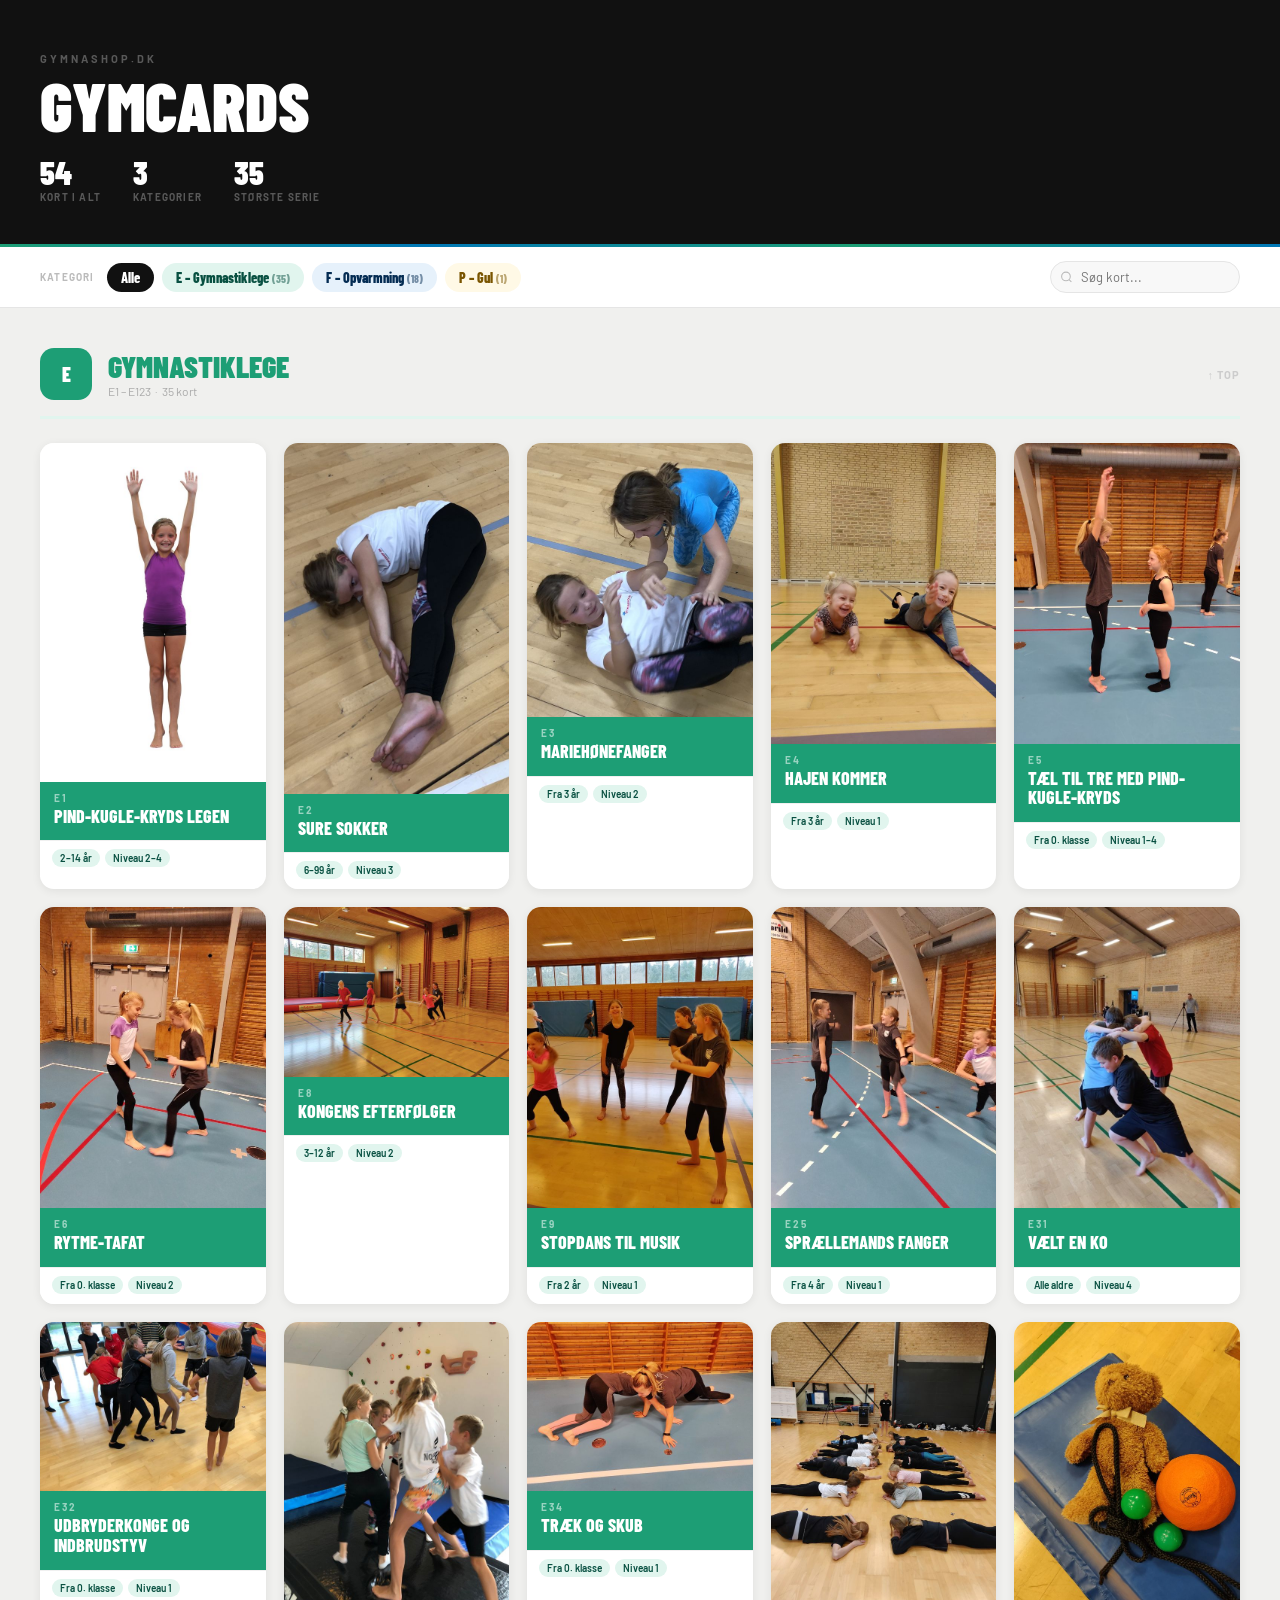
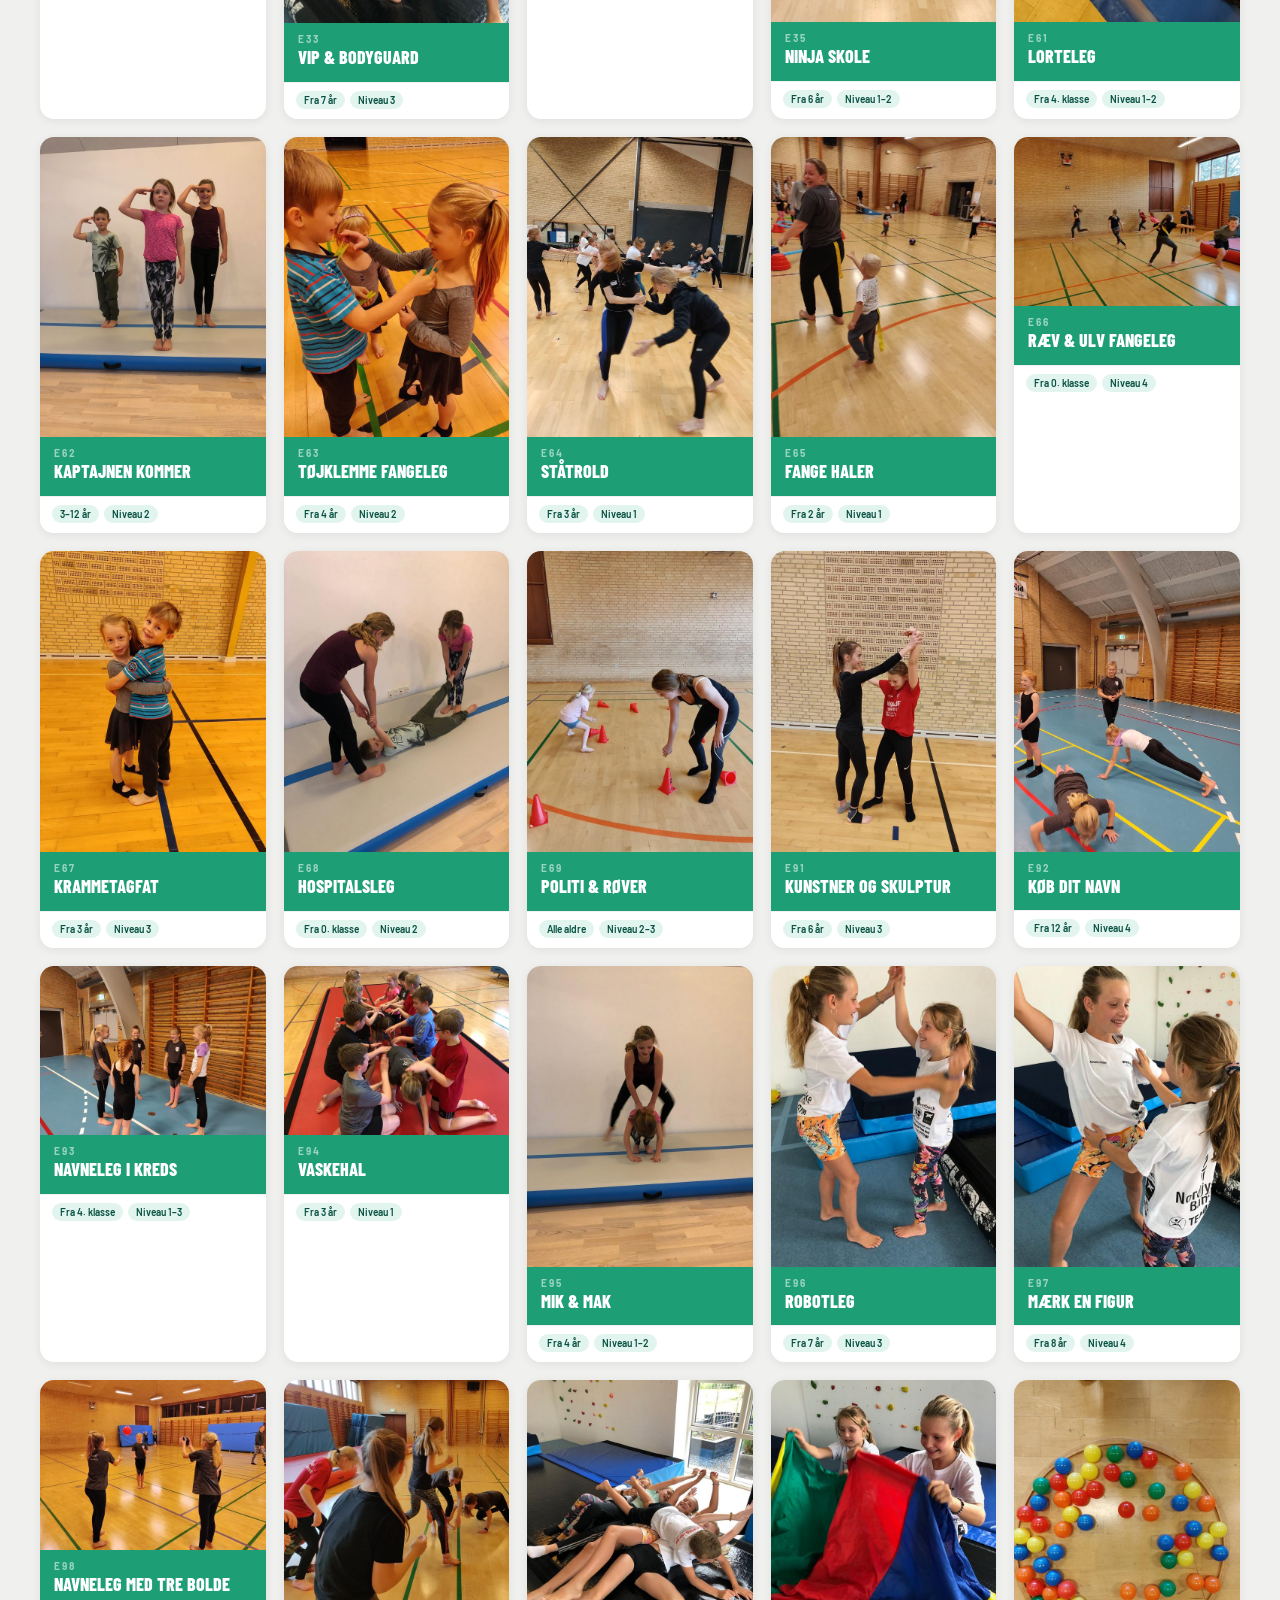
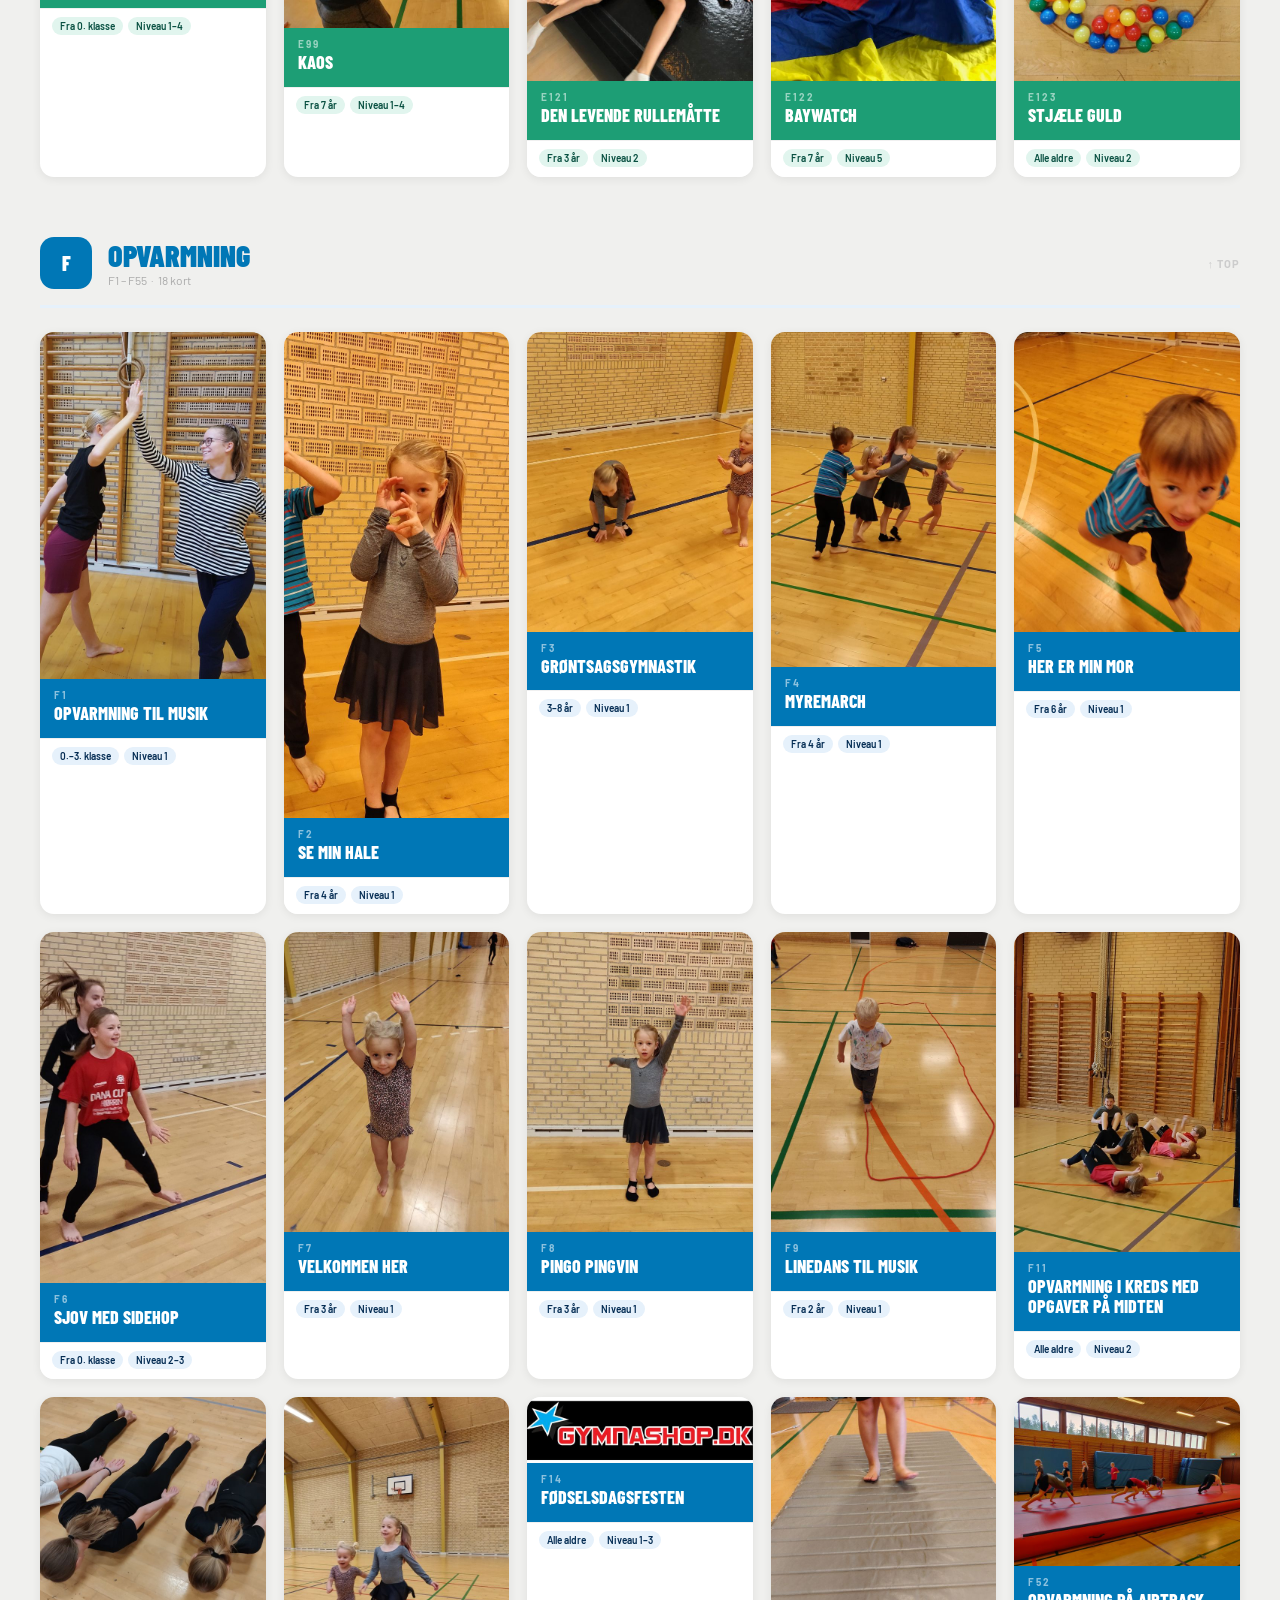
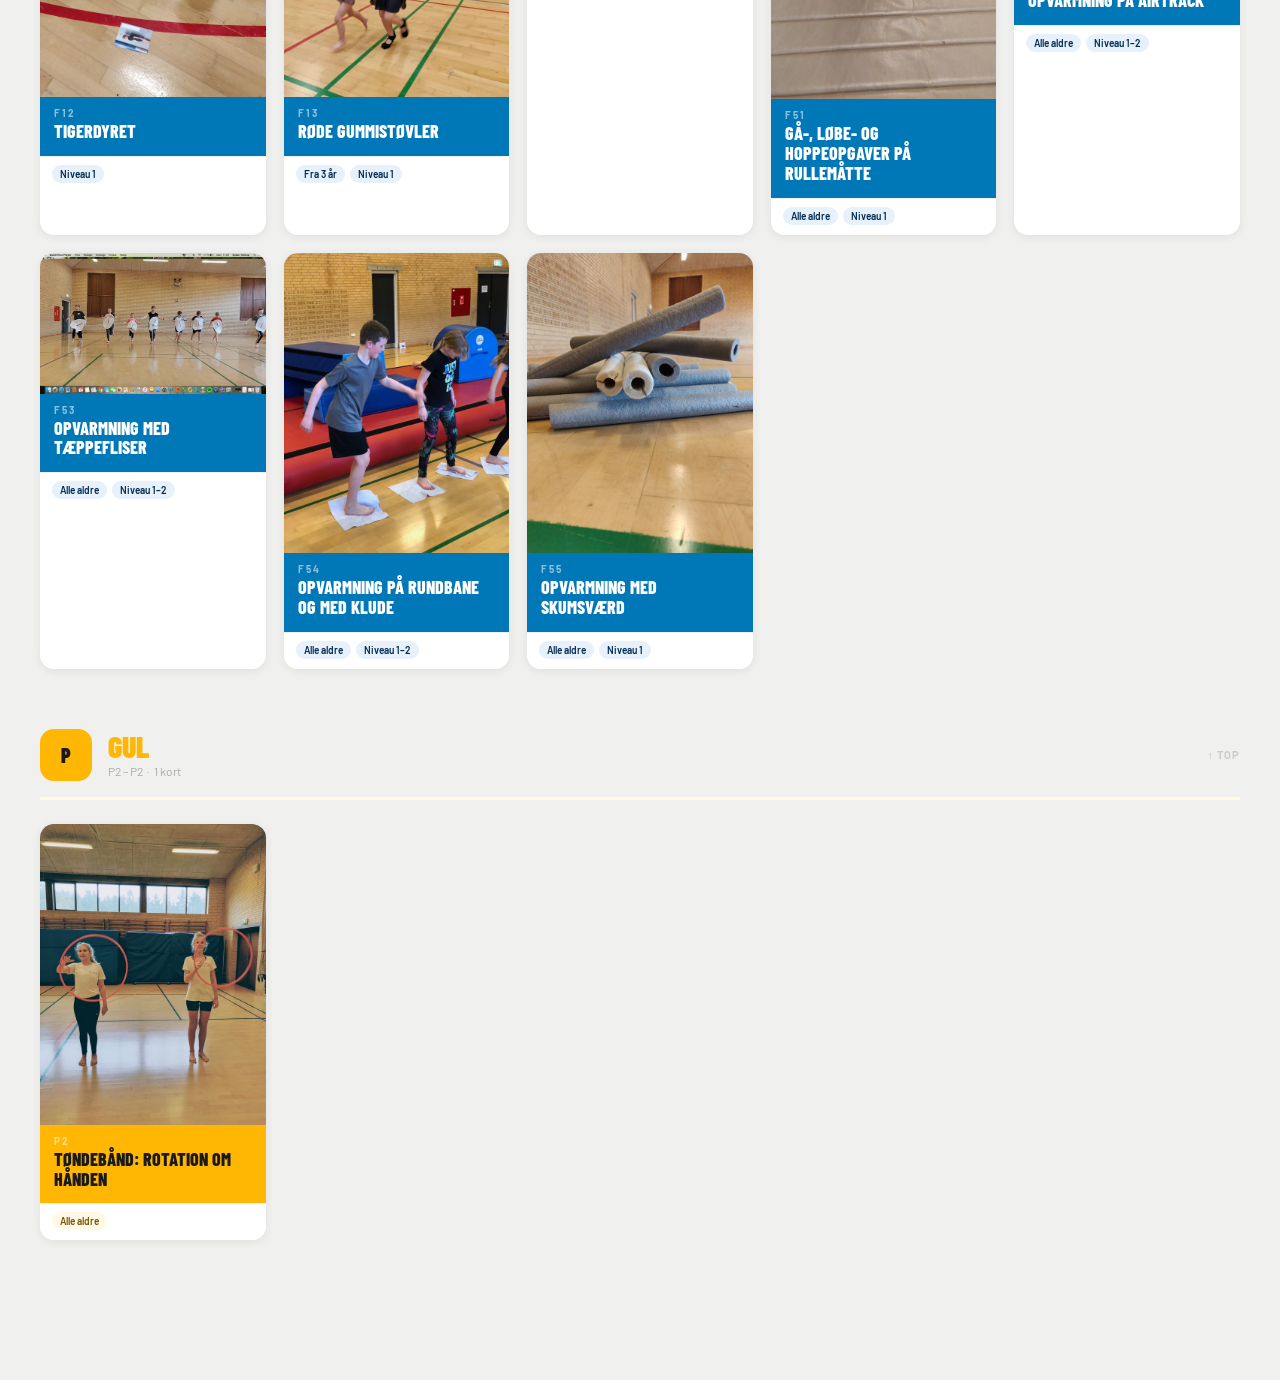
<file: index.html>
<!DOCTYPE html>
<html lang="da">
<head>
  <meta charset="UTF-8" />
  <meta name="viewport" content="width=device-width, initial-scale=1" />
  <title>GymCards – Oversigt</title>
  <meta name="description" content="GymCards – øvelser, lege og opvarmning til gymnastiktræning." />
  <link rel="preconnect" href="https://fonts.googleapis.com">
  <link rel="preconnect" href="https://fonts.gstatic.com" crossorigin>
  <link href="https://fonts.googleapis.com/css2?family=Barlow+Condensed:wght@700;800;900&family=Barlow:wght@400;500;600;700&display=swap" rel="stylesheet">
  <link rel="stylesheet" href="assets/style.css" />
</head>
<body>
  <div class="hero">
    <div class="hero-eyebrow">gymnashop.dk</div>
    <div class="hero-title">GymCards</div>
    <div id="stats" class="hero-stats"></div>
  </div>

  <div id="filter-bar">
    <span class="filter-label">Kategori</span>
    <div id="filter-buttons" style="display:contents"></div>
    <div class="search-wrap">
      <svg viewBox="0 0 24 24"><circle cx="11" cy="11" r="8"/><path d="m21 21-4.35-4.35"/></svg>
      <input type="text" id="search" placeholder="Søg kort..." />
    </div>
  </div>

  <div class="content">
    <div id="sections"></div>
    <div class="empty" id="empty">Ingen kort matcher</div>
  </div>

  <script type="module" src="assets/app.js"></script>
</body>
</html>
</file>
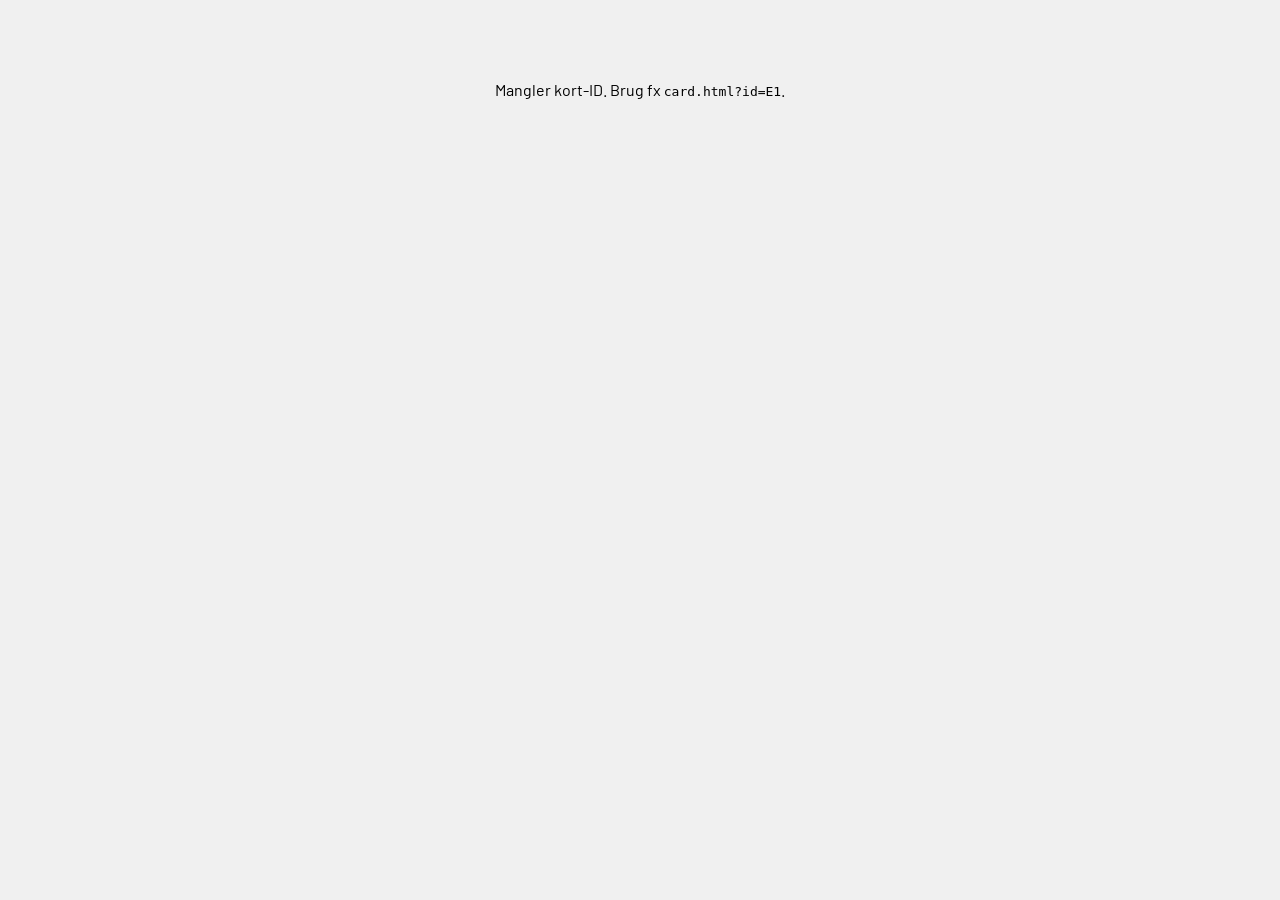
<file: card.html>
<!DOCTYPE html>
<html lang="da">
<head>
  <meta charset="UTF-8" />
  <meta name="viewport" content="width=device-width, initial-scale=1" />
  <title>GymCards – Kort</title>
  <link rel="preconnect" href="https://fonts.googleapis.com">
  <link rel="preconnect" href="https://fonts.gstatic.com" crossorigin>
  <link href="https://fonts.googleapis.com/css2?family=Barlow+Condensed:wght@700;800;900&family=Barlow:wght@400;500;600;700&display=swap" rel="stylesheet">
  <link rel="stylesheet" href="assets/style.css" />
</head>
<body class="detail-page">
  <div id="detail"></div>
  <script type="module" src="assets/card.js"></script>
</body>
</html>
</file>
<file: assets/style.css>
/* ===========================================================
   GymCards — kopieret 1:1 fra prod (gymcards.netlify.app)
   =========================================================== */

* { box-sizing: border-box; margin: 0; padding: 0; }
html { scroll-behavior: smooth; }
body { font-family: 'Barlow', sans-serif; background: #f0f0ee; }

/* ---- Hero ---- */
.hero { background: #111; padding: 52px 40px 44px; position: relative; overflow: hidden; }
.hero::before {
  content: ''; position: absolute; bottom: 0; left: 0; right: 0; height: 3px;
  background: linear-gradient(90deg, #1D9E75, #0077B6, #1D9E75, #0077B6);
}
.hero-eyebrow { font-size: 11px; font-weight: 700; letter-spacing: 3px; text-transform: uppercase; color: rgba(255,255,255,0.3); margin-bottom: 10px; }
.hero-title { font-family: 'Barlow Condensed', sans-serif; font-size: 68px; font-weight: 900; color: #fff; text-transform: uppercase; line-height: 0.9; margin-bottom: 20px; }
.hero-stats { display: flex; gap: 32px; flex-wrap: wrap; }
.stat { display: flex; flex-direction: column; gap: 3px; }
.stat-n { font-family: 'Barlow Condensed', sans-serif; font-size: 32px; font-weight: 900; color: #fff; line-height: 1; }
.stat-l { font-size: 10px; font-weight: 700; color: rgba(255,255,255,0.3); text-transform: uppercase; letter-spacing: 1.2px; }

/* ---- Filter bar ---- */
#filter-bar {
  background: #fff; border-bottom: 1px solid #e5e5e5; padding: 14px 40px;
  display: flex; gap: 8px; align-items: center; flex-wrap: wrap;
  position: sticky; top: 0; z-index: 100;
}
.filter-label { font-size: 10px; font-weight: 700; text-transform: uppercase; letter-spacing: 1.2px; color: #bbb; margin-right: 4px; white-space: nowrap; }
.filter-btn {
  font-family: 'Barlow Condensed', sans-serif; font-size: 14px; font-weight: 800;
  padding: 6px 14px; border-radius: 30px; border: none; cursor: pointer;
  transition: all 0.15s; white-space: nowrap;
}
.filter-btn.all { background: #f0f0ee; color: #555; }
.filter-btn.all.active { background: #111; color: #fff; }

.search-wrap { margin-left: auto; position: relative; }
.search-wrap svg { position: absolute; left: 10px; top: 50%; transform: translateY(-50%); width: 13px; height: 13px; stroke: #bbb; stroke-width: 2; fill: none; }
.search-wrap input {
  font-family: 'Barlow', sans-serif; font-size: 13px;
  padding: 7px 14px 7px 30px; border-radius: 30px;
  border: 1.5px solid #e5e5e5; background: #f8f8f8; outline: none;
  width: 190px; transition: all 0.15s;
}
.search-wrap input:focus { border-color: #bbb; background: #fff; width: 230px; }

/* ---- Content + sections ---- */
.content { max-width: 1280px; margin: 0 auto; padding: 40px 40px 80px; }
.cat-section { margin-bottom: 60px; }
.cat-section.hidden { display: none; }
.cat-header { display: flex; align-items: center; gap: 16px; margin-bottom: 24px; padding-bottom: 16px; }
.cat-badge {
  font-family: 'Barlow Condensed', sans-serif; font-size: 20px; font-weight: 900;
  width: 52px; height: 52px; border-radius: 14px;
  display: flex; align-items: center; justify-content: center;
  color: #fff; flex-shrink: 0;
}
.cat-name { font-family: 'Barlow Condensed', sans-serif; font-size: 30px; font-weight: 900; text-transform: uppercase; line-height: 1; }
.cat-meta { font-size: 12px; color: #aaa; margin-top: 3px; }
.to-top { font-size: 11px; font-weight: 700; color: #ccc; text-decoration: none; letter-spacing: 1px; text-transform: uppercase; }
.to-top:hover { color: #888; }

.cards-grid { display: grid; grid-template-columns: repeat(auto-fill, minmax(210px, 1fr)); gap: 18px; }

.gym-card {
  background: #fff; border-radius: 14px; overflow: hidden;
  box-shadow: 0 2px 10px rgba(0,0,0,0.07);
  transition: transform 0.18s, box-shadow 0.18s;
  text-decoration: none; display: block;
}
.gym-card:hover { transform: translateY(-4px); box-shadow: 0 10px 28px rgba(0,0,0,0.13); }
.gym-card.hidden { display: none; }
.gym-card img { width: 100%; height: auto; display: block; }

.empty { text-align: center; padding: 80px 20px; display: none; color: #999; font-size: 16px; }
.empty.show { display: block; }

@media (max-width: 640px) {
  .hero { padding: 32px 20px; }
  .hero-title { font-size: 44px; }
  #filter-bar { padding: 12px 16px; }
  .content { padding: 28px 16px 60px; }
  .search-wrap { display: none; }
}

/* ===========================================================
   Detail page — body.detail-page scope
   =========================================================== */
body.detail-page {
  background: #f0f0f0;
  min-height: 100vh;
  display: flex; align-items: flex-start; justify-content: center;
  padding: 40px 16px;
}
.detail-page .card {
  background: #fff; border-radius: 20px; overflow: hidden;
  box-shadow: 0 12px 40px rgba(0,0,0,0.13);
  width: 100%; max-width: 480px;
}
.detail-page .photo-wrap { position: relative; width: 100%; }
.detail-page .photo-wrap img { width: 100%; height: auto; display: block; }
.detail-page .card-id-badge {
  position: absolute; bottom: 14px; right: 14px;
  font-family: 'Barlow Condensed', sans-serif; font-size: 22px; font-weight: 900;
  color: #fff; padding: 4px 14px; border-radius: 30px; letter-spacing: 1px;
}
.detail-page .card-header { padding: 18px 24px 14px; position: relative; overflow: hidden; }
.detail-page .card-header::after {
  content: ''; position: absolute; right: -20px; top: -30px;
  width: 120px; height: 120px; border-radius: 50%;
  background: rgba(255,255,255,0.1);
}
.detail-page .card-header-label { font-size: 11px; font-weight: 700; letter-spacing: 2.5px; text-transform: uppercase; color: rgba(255,255,255,0.65); margin-bottom: 4px; }
.detail-page .card-title { font-family: 'Barlow Condensed', sans-serif; font-size: 32px; font-weight: 900; color: #fff; text-transform: uppercase; line-height: 1.05; }
.detail-page .desc { font-size: 15px; color: #444; line-height: 1.65; padding: 18px 24px 6px; }
.detail-page .badges { display: flex; gap: 10px; padding: 14px 24px; flex-wrap: wrap; }
.detail-page .badge { flex: 1; min-width: 100px; border-radius: 12px; padding: 10px 14px; }
.detail-page .badge-label { font-size: 10px; font-weight: 700; text-transform: uppercase; letter-spacing: 1.2px; margin-bottom: 3px; }
.detail-page .badge-value { font-size: 17px; font-weight: 700; line-height: 1.2; }
.detail-page .steps-box { margin: 4px 24px 16px; border-radius: 14px; overflow: hidden; border-width: 2px; border-style: solid; }
.detail-page .steps-heading { font-size: 11px; font-weight: 700; text-transform: uppercase; letter-spacing: 1.5px; padding: 9px 16px; }
.detail-page .step-row { display: flex; gap: 12px; padding: 10px 16px; border-top: 1px solid rgba(0,0,0,0.05); align-items: baseline; }
.detail-page .step-label { font-size: 12px; font-weight: 700; text-transform: uppercase; letter-spacing: 0.3px; min-width: 110px; flex-shrink: 0; line-height: 1.5; }
.detail-page .step-text { font-size: 14px; color: #333; line-height: 1.55; }
.detail-page .music-row { display: flex; align-items: flex-start; gap: 10px; margin: 0 24px 16px; padding: 11px 16px; border-radius: 10px; font-size: 13.5px; font-weight: 500; line-height: 1.5; border-left-width: 4px; border-left-style: solid; }
.detail-page .goal-row { display: flex; align-items: center; gap: 10px; margin: 4px 24px 16px; padding: 12px 18px; border-radius: 12px; flex-wrap: wrap; }
.detail-page .goal-label { font-size: 11px; font-weight: 700; text-transform: uppercase; letter-spacing: 1.5px; color: rgba(255,255,255,0.7); }
.detail-page .goal-value { font-size: 15px; font-weight: 700; color: #fff; }
.detail-page .back-link { display: block; text-align: center; margin-top: 20px; font-size: 13px; color: #888; text-decoration: none; font-weight: 600; }
.detail-page .footer { padding: 10px 24px 16px; font-size: 11px; color: #bbb; font-weight: 600; letter-spacing: 1px; text-transform: uppercase; }
</file>
